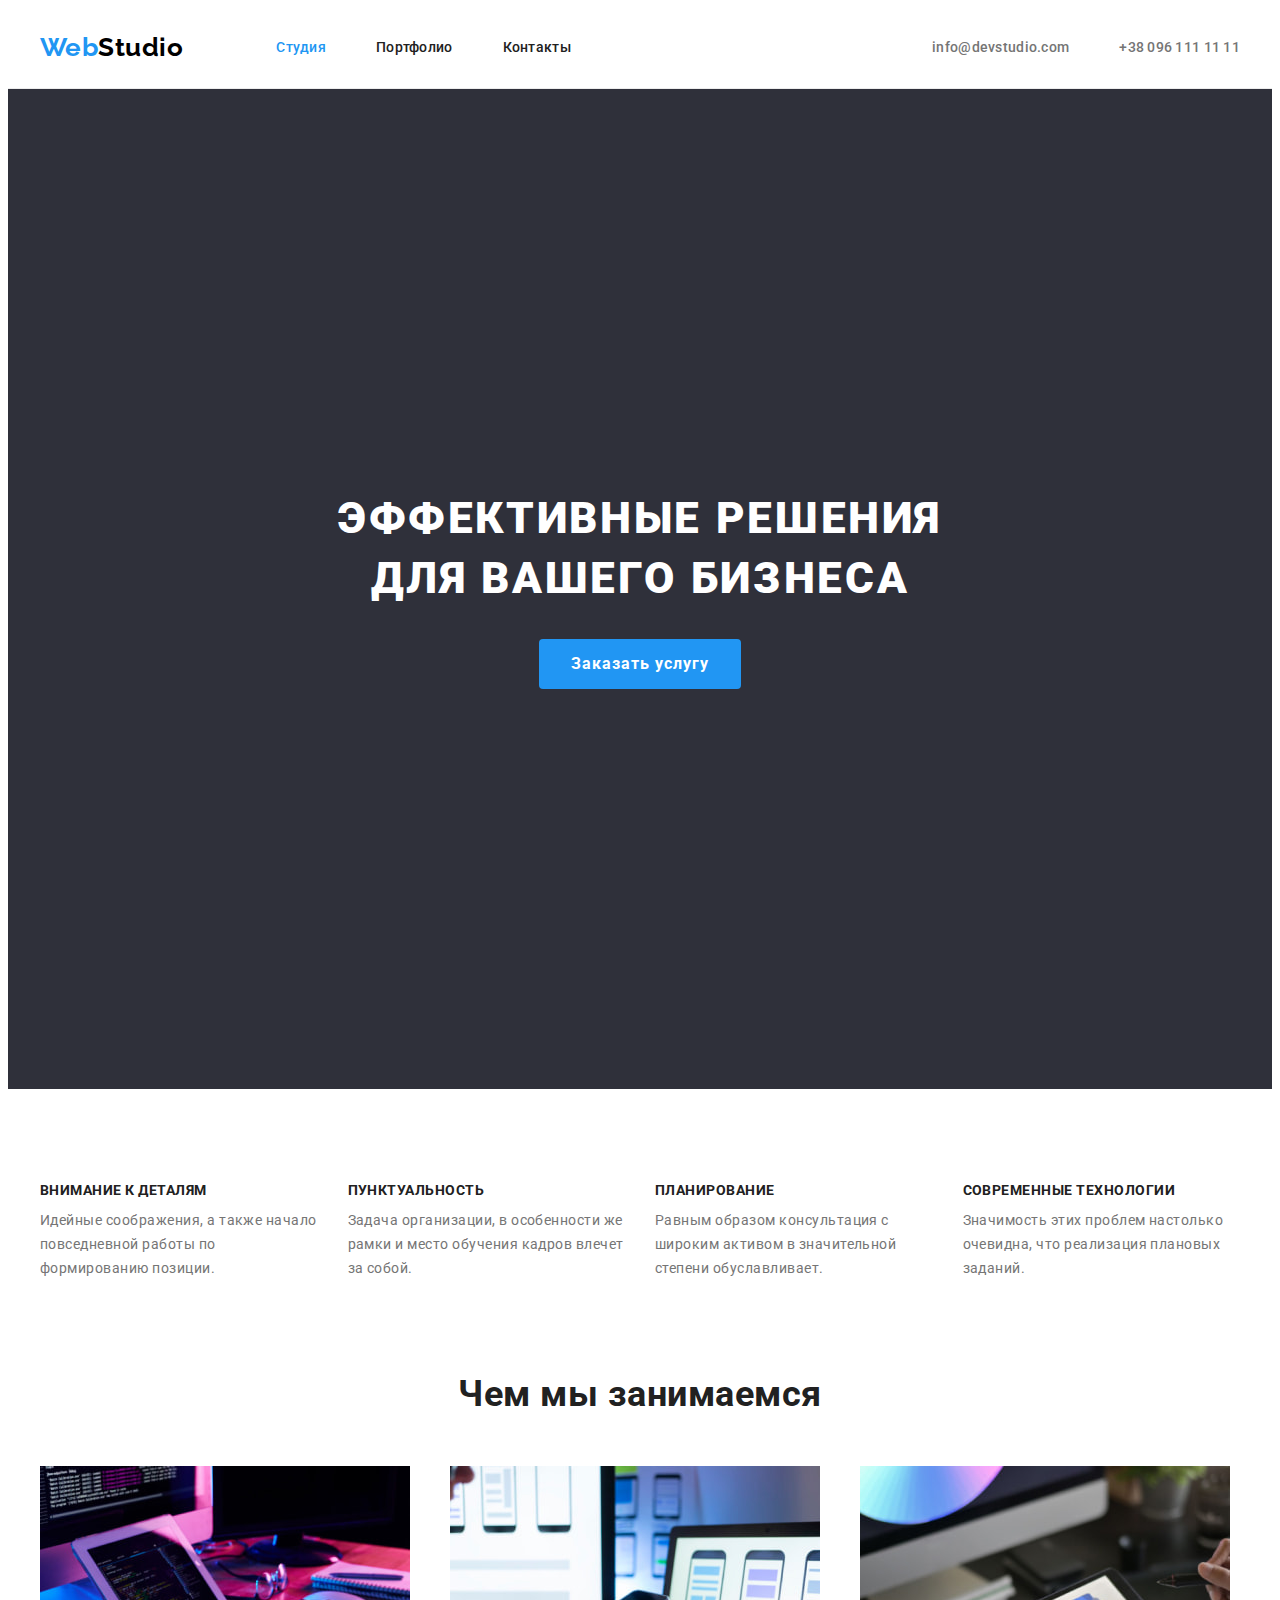
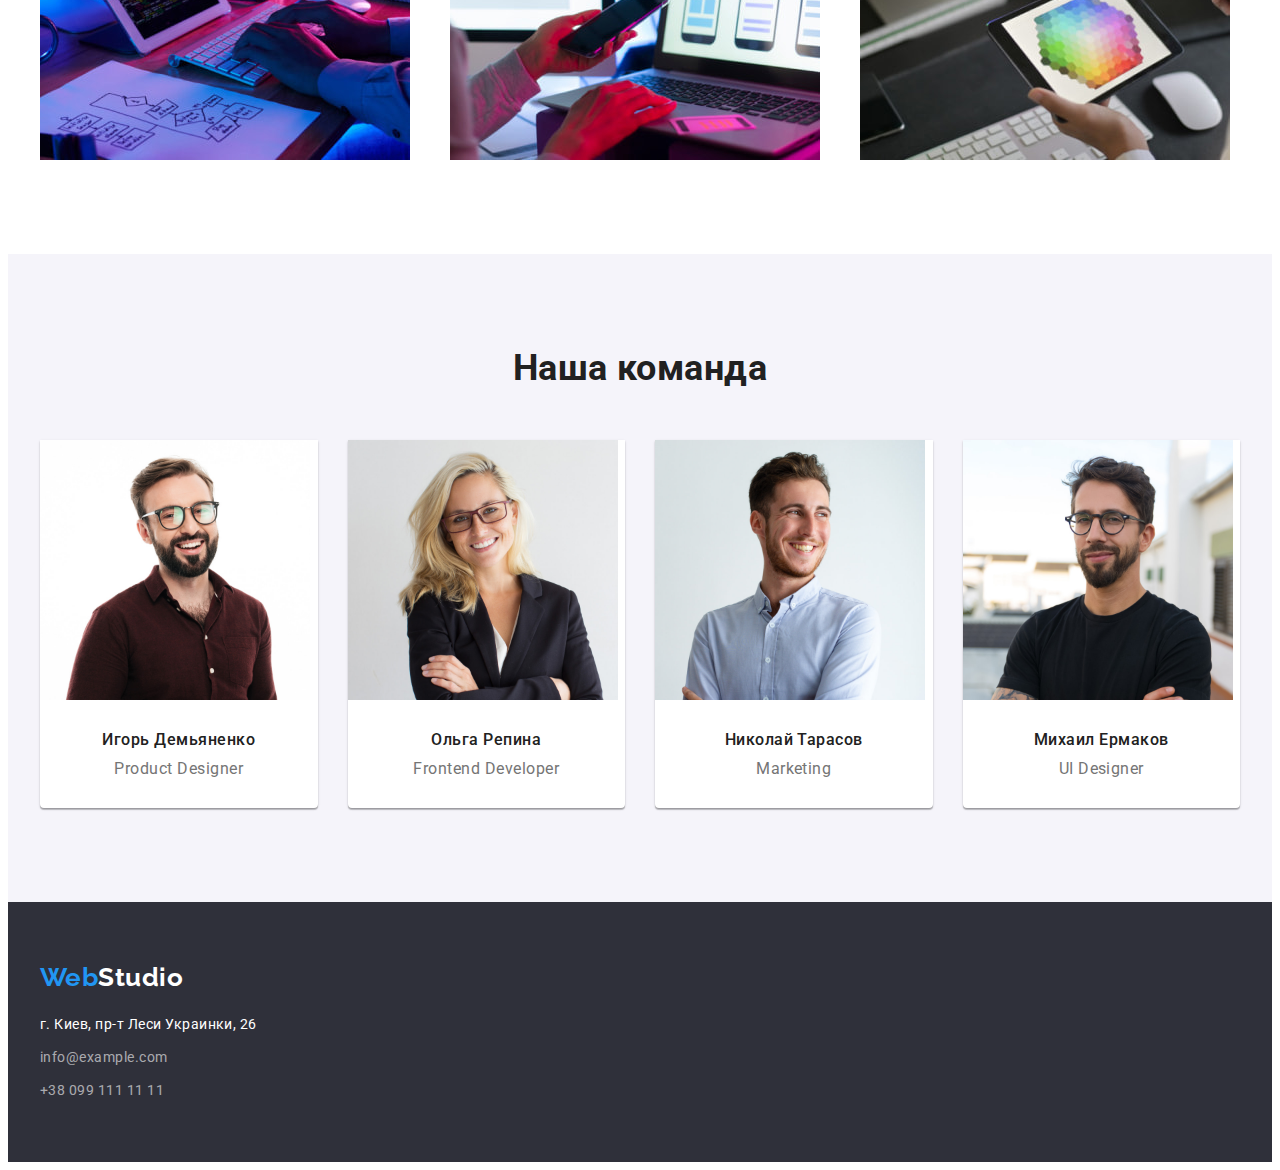
<file: index.html>
<!DOCTYPE html>
<html lang="ru">
<head>
    <meta charset="UTF-8">
    <meta http-equiv="X-UA-Compatible" content="IE=edge">
    <meta name="viewport" content="width=device-width, initial-scale=1.0">
    <title>Студия</title>
    <link rel="preconnect" href="https://fonts.googleapis.com">
    <link rel="preconnect" href="https://fonts.gstatic.com" crossorigin>
    <link href="https://fonts.googleapis.com/css2?family=Raleway:wght@700&family=Roboto:wght@400;500;700;900&display=swap"
        rel="stylesheet">
    <link rel="stylesheet" href="https://cdnjs.cloudflare.com/ajax/libs/modern-normalize/1.1.0/modern-normalize.min.css"
        integrity="sha512-wpPYUAdjBVSE4KJnH1VR1HeZfpl1ub8YT/NKx4PuQ5NmX2tKuGu6U/JRp5y+Y8XG2tV+wKQpNHVUX03MfMFn9Q=="
        crossorigin="anonymous" referrerpolicy="no-referrer" />
    <link rel="stylesheet" href="./css/styles.css" />
</head>
<body>
    <!--Шапка сайта-->
    <header class="page-header">
        <div class="container header-container">
        <nav class="header-nav">
        <a class="logo logo-header link" lang="en" href="./index.html">Web<span class="logo-studio-header">Studio</span></a>
        <ul class="navi list">
            <li class="navi-list"><a  class="navi-stud navi-active current link" href="">Студия</a></li>
            <li class="navi-list"><a class="navi-port navi-active link" href="./portfolio.html">Портфолио</a></li>
            <li class="navi-list"><a class="navi-cont navi-active link" href="">Контакты</a></li>
        </ul>
        </nav>
        <div class="contact-header-list">
        <ul class="contact list">
            <li class="contact-list"><a class="contact-header link" href="mailto:info@devstudio.com">info@devstudio.com</a></li>
            <li class="contact-list"><a class="contact-header link" href="tel:+380961111111">+38 096 111 11 11</a></li>
        </ul>
        </div>
    </div>
    </header>
    <!--Уникальный контент страницы-->
<main>
    <section>
        <div class="hero">
            <div class="hero-container container"><h1 class="hero-title">Эффективные решения для вашего бизнеса</h1>
        <button class="hero-btn" type="button">Заказать услугу</button>
            </div>
    </div>
    </section>
    <section class="section">
        <div class="container">
        <h2 class="visually-hidden">Особенности</h2>
        <ul class="peculiarities-set list">            
            <li class="peculiarities-list">
                <h3 class="peculiarities">Внимание к деталям</h3>
                <p class="peculiarities-text">Идейные соображения, а также начало повседневной работы по формированию позиции.</p>
            </li>
            <li class="peculiarities-list">
                <h3 class="peculiarities">Пунктуальность</h3>
                <p class="peculiarities-text">Задача организации, в особенности же рамки и место обучения кадров влечет за собой.</p>
            </li>
            <li class="peculiarities-list">
                <h3 class="peculiarities">Планирование</h3>
                <p class="peculiarities-text">Равным образом консультация с широким активом в значительной степени обуславливает.</p>
            </li>
            <li class="peculiarities-list">
                <h3 class="peculiarities">Современные технологии</h3>
                <p class="peculiarities-text">Значимость этих проблем настолько очевидна, что реализация плановых заданий.</p>
            </li>
        </ul>
        </div>
    </section>
    <section class="section-activity" >
        <div class="container">
        <h2 class="activity">Чем мы занимаемся</h2>
        <ul class="activity-set list">
            <li class="activity-list">
                <img src="./images/box1.jpg" alt="Печать" width="370">
            </li>
            <li class="activity-list">
                <img src="./images/box2.jpg" alt="Смартфон" width="370">
            </li>
            <li class="activity-list">
                <img src="./images/box3.jpg" alt="Стилус" width="370">
            </li>
        </ul>
        </div>
    </section>
    <section>
        <div class="team-section">
            <div class="container">
        <h2 class="team-title">Наша команда</h2>
        <ul class="team-set list">
            <li class="team-list">
                <div class="team-card">
                <img class="team-img" src="./images/teamcard1.jpg" alt="Дизайнер" width="270">
                <div class="team-card-content">
                <h3 class="surname">Игорь Демьяненко</h3>
                <p class="position" lang="en">Product Designer</p>
                </div>
            </div>
            </li>
            <li class="team-list">
                <div class="team-card">
                <img class="team-img" src="./images/teamcard2.jpg" alt="Разработчик" width="270">
                <div class="team-card-content">
                <h3 class="surname">Ольга Репина</h3>
                <p class="position" lang="en">Frontend Developer</p>
                </div>
            </div>
            </li>
            <li class="team-list">
                <div class="team-card">
                <img class="team-img" src="./images/teamcard3.jpg" alt="Маркетолог" width="270">
                <div class="team-card-content">
                <h3 class="surname">Николай Тарасов</h3>
                <p class="position" lang="en">Marketing</p>                
                </div>
            </div>
            </li>
            <li class="team-list">
                <div class="team-card">
                <img class="team-img" src="./images/teamcard4.jpg" alt="Дизайнер интерфейсов" width="270">
                <div class="team-card-content">
                <h3 class="surname">Михаил Ермаков</h3>
                <p class="position" lang="en">UI Designer</p>
                </div>
            </div>
            </li>
        </ul>
        </div>
        </div>
    </section>
</main>
    <!--Подвал страницы-->
    <footer>
        <div class="footer-section">
            <div class="container">
        <a class="logo link" lang="en" href="./index.html">Web<span class="logo-studio-footer">Studio</span></a>
        <address>
            <ul class="footer-addr list">
                <li><a class="location link loc-footer" href="#">г. Киев, пр-т Леси Украинки, 26</a></li>
                <li><a class="contact-footer link mail-footer" href="mailto:info@example.com">info@example.com</a> </li>
                <li><a class="contact-footer link" href="tel:+380991111111">+38 099 111 11 11</a></li>
            </ul>
        </address>
            </div>
        </div>
    </footer>
</body>
</html>
</file>
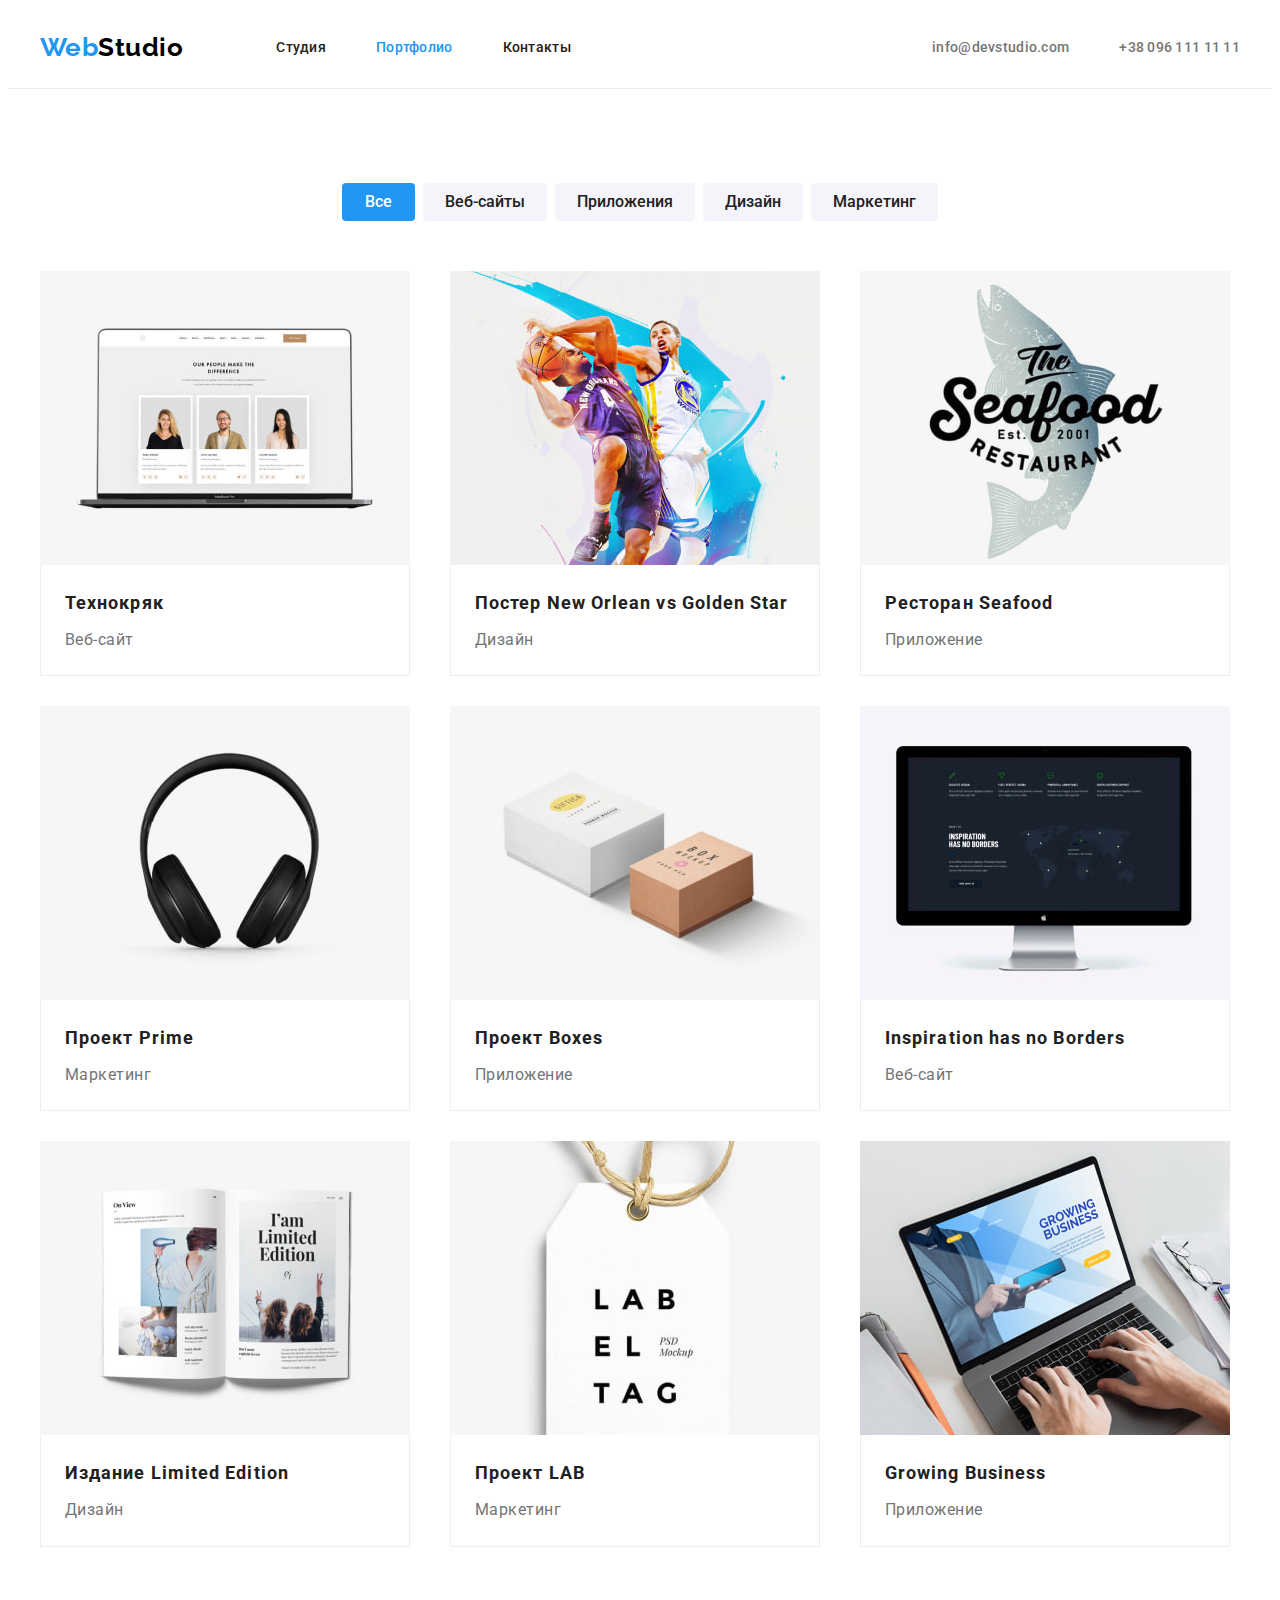
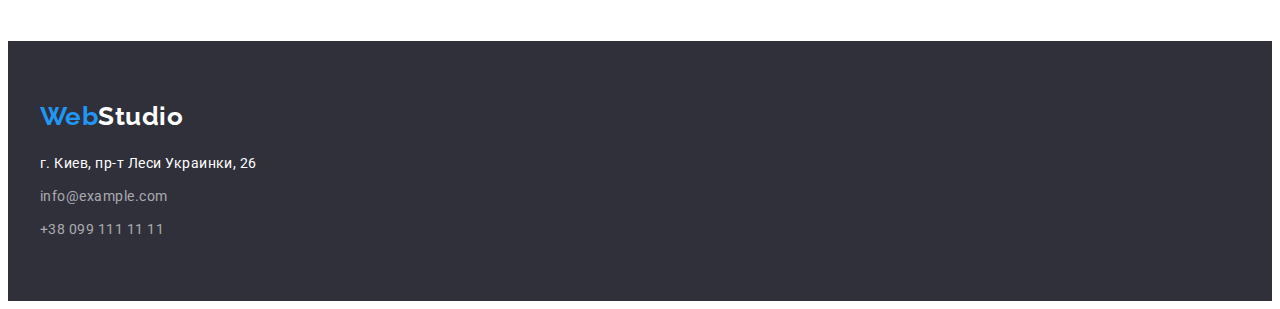
<file: portfolio.html>
<!DOCTYPE html>
<html lang="ru">
<head>
    <meta charset="UTF-8">
    <meta http-equiv="X-UA-Compatible" content="IE=edge">
    <meta name="viewport" content="width=device-width, initial-scale=1.0">
    <title>Портфолио</title>
    <link rel="preconnect" href="https://fonts.googleapis.com">
    <link rel="preconnect" href="https://fonts.gstatic.com" crossorigin>
    <link href="https://fonts.googleapis.com/css2?family=Raleway:wght@700&family=Roboto:wght@400;500;700;900&display=swap"
        rel="stylesheet">
    <link rel="stylesheet" href="https://cdnjs.cloudflare.com/ajax/libs/modern-normalize/1.1.0/modern-normalize.min.css"
        integrity="sha512-wpPYUAdjBVSE4KJnH1VR1HeZfpl1ub8YT/NKx4PuQ5NmX2tKuGu6U/JRp5y+Y8XG2tV+wKQpNHVUX03MfMFn9Q=="
        crossorigin="anonymous" referrerpolicy="no-referrer" />
    <link rel="stylesheet" href="./css/styles.css" />
</head>
<body>
    <!--Шапка сайта-->
    <header class="page-header">
        <div class="container header-container">
        <nav class="header-nav">
            <a class="logo logo-header link" lang="en" href="./index.html">Web<span class="logo-studio-header">Studio</span></a>
            <ul class="navi list">
                <li class="navi-list"><a class="navi-port-stud navi-active link" href="./index.html">Студия</a></li>
                <li class="navi-list"><a class="navi-port-port navi-active current link" href="#">Портфолио</a></li>
                <li class="navi-list"><a class="navi-port-cont navi-active navi-cont link" href="#">Контакты</a></li>
            </ul>
        </nav>
        <div class="contact-header-list">
        <ul class="contact list">
            <li class="contact-list"><a class="contact-header link" href="mailto:info@devstudio.com">info@devstudio.com</a></li>
            <li class="contact-list"><a class="contact-header link" href="tel:+380961111111">+38 096 111 11 11</a></li>
        </ul>
        </div>
    </div>
    </header>
    <!--Уникальный контент страницы-->
    <main>
        <section class="section">
            <div class="container">
            <h1 class="visually-hidden">Фильтр портфолио</h1>
            <div class="btn-filter">
            <ul class="btn-list list">
                <li class="btn-item"><button class="btn-all btn-active current" type="button">Все</button></li>
                <li class="btn-item"><button class="btn-web btn-active " type="button">Веб-сайты</button></li>
                <li class="btn-item"><button class="btn-app btn-active" type="button">Приложения</button></li>
                <li class="btn-item"><button class="btn-design btn-active" type="button">Дизайн</button></li>
                <li class="btn-item"><button class="btn-market btn-active " type="button">Маркетинг</button></li>
            </ul>
            </div>
            <ul class="portfolio-list list">
                <li class="portfolio-item">
                    <div class="portfolio-card">
                    <a class="portfolio-list-link link" href="#" target="_blank" rel="noreferrer noopener">                                            
                    <img class="portfolio-list-foto" src="./images/technocryak1.jpg" alt="Команда" width="370">
                    <div class="portfolio-under-foto">
                    <h2 class="portfolio-list-name">Технокряк</h2>
                    <p class="portfolio-list-type">Веб-сайт</p>
                    </div>
                </a>
                </div>
                </li>
                <li class="portfolio-item">
                    <div class="portfolio-card">
                    <a class="portfolio-list-link link" href="#" target="_blank" rel="noreferrer noopener">
                    <img class="portfolio-list-foto" src="./images/neworlean2.jpg" alt="Баскетбол" width="370">
                    <div class="portfolio-under-foto">
                    <h2 class="portfolio-list-name">Постер <span lang="en" >New Orlean vs Golden Star</span></h2>
                    <p class="portfolio-list-type">Дизайн</p>
                    </div>
                </a>
                    </div>
                </li>
                <li class="portfolio-item">
                    <div class="portfolio-card">
                    <a class="portfolio-list-link link" href="#" target="_blank" rel="noreferrer noopener">
                    <img class="portfolio-list-foto" src="./images/seafood3.jpg" alt="Ресторан" width="370">
                    <div class="portfolio-under-foto">
                    <h2 class="portfolio-list-name">Ресторан <span lang="en">Seafood</span> </h2>
                    <p class="portfolio-list-type">Приложение</p>
                    </div>
                </a>
                    </div>
                </li>
                <li class="portfolio-item">
                    <div class="portfolio-card">
                    <a class="portfolio-list-link link" href="#" target="_blank" rel="noreferrer noopener">
                    <img src="./images/prime4.jpg" alt="Наушники" width="370">
                    <div class="portfolio-under-foto">
                    <h2 class="portfolio-list-name">Проект <span lang="en">Prime</span> </h2>                    
                    <p class="portfolio-list-type">Маркетинг</p>
                    </div>
                </a>
                    </div>
                </li>
                <li class="portfolio-item">
                    <div class="portfolio-card">
                    <a class="portfolio-list-link link" href="#" target="_blank" rel="noreferrer noopener">
                    <img class="portfolio-list-foto" src="./images/box5.jpg" alt="Коробка" width="370">
                    <div class="portfolio-under-foto">
                    <h2 class="portfolio-list-name">Проект <span lang="en">Boxes</span> </h2>
                    <p class="portfolio-list-type">Приложение</p>
                    </div>
                </a>
                    </div>
                </li>
                <li class="portfolio-item">
                    <div class="portfolio-card">
                    <a class="portfolio-list-link link" href="#" target="_blank" rel="noreferrer noopener">
                    <img class="portfolio-list-foto" src="./images/inspiration6.jpg" alt="Монитор" width="370">
                    <div class="portfolio-under-foto">
                    <h2 class="portfolio-list-name" lang="en">Inspiration has no Borders</h2>
                    <p class="portfolio-list-type">Веб-сайт</p>
                    </div>
                </a>
                    </div>
                </li>
                <li class="portfolio-item">
                    <div class="portfolio-card">
                    <a class="portfolio-list-link link" href="#" target="_blank" rel="noreferrer noopener">
                    <img class="portfolio-list-foto" src="./images/limited7.jpg" alt="Журнал" width="370">
                    <div class="portfolio-under-foto">
                    <h2 class="portfolio-list-name">Издание <span lang="en">Limited Edition</span> </h2>
                    <p class="portfolio-list-type">Дизайн</p>
                    </div>
                </a>
                </div>
                </li>
                <li class="portfolio-item">
                    <div class="portfolio-card">
                    <a class="portfolio-list-link link" href="#" target="_blank" rel="noreferrer noopener">
                    <img class="portfolio-list-foto" src="./images/lab8.jpg" alt="Бирка" width="370">
                    <div class="portfolio-under-foto">
                    <h2 class="portfolio-list-name">Проект <span lang="en">LAB</span> </h2>
                    <p class="portfolio-list-type">Маркетинг</p>
                    </div>
                </a>
                    </div>
                </li>
                <li class="portfolio-item">
                    <div class="portfolio-card">
                    <a class="portfolio-list-link link" href="#" target="_blank" rel="noreferrer noopener">
                    <img class="portfolio-list-foto" src="./images/growing9.jpg" alt="Ноутбук" width="370">
                    <div class="portfolio-under-foto">
                    <h2 class="portfolio-list-name" lang="en">Growing Business</h2>
                    <p class="portfolio-list-type">Приложение</p>
                    </div>
                </a>
                    </div>
                </li>

            </ul>
            </div>
        </section>
    </main>


    <!--Подвал страницы-->
    <footer>
        <div class="footer-section">
            <div class="container">
            <a class="logo link" lang="en" href="./index.html">Web<span class="logo-studio-footer">Studio</span></a>
            <address>
                <ul class="footer-addr list">
                    <li><a class="location link loc-footer" href="#">г. Киев, пр-т Леси Украинки, 26</a></li>
                    <li><a class="contact-footer link mail-footer" href="mailto:info@example.com">info@example.com</a> </li>
                    <li><a class="contact-footer link" href="tel:+380991111111">+38 099 111 11 11</a></li>
                </ul>
            </address>
            </div>
        </div>
    </footer>    
</body>
</html>
</file>
<file: css/styles.css>
:root {
  --primary-color: #212121;
  --secondary-color: #757575;
  --logo-header-color: #000000;
  --title-color: #ffffff;
  --accent-color: #2196f3;
  --btn-color: #188ce8;
  --bkground-color-title: #2f303a;
  --bkground-color-teamandbtn: #f5f4fa;
  --footer-contact-color: rgba(255, 255, 255, 0.6);
  --header-line-color: #ececec;
  --border-portfolio-card: #eeeeee;
  --card-set-gap: 30px;
  --box-shadow: 0px 1px 3px rgba(0, 0, 0, 0.12), 0px 1px 1px rgba(0, 0, 0, 0.14),
    0px 2px 1px rgba(0, 0, 0, 0.2);
  --box-shadow-portfolio: 0px 1px 1px rgba(0, 0, 0, 0.12),
    0px 4px 4px rgba(0, 0, 0, 0.06), 1px 4px 6px rgba(0, 0, 0, 0.16);
}

body {
  font-family: 'Roboto', sans-serif;
  background-color: var(--title-color);
  letter-spacing: 0.03em;
}

/* header section*/

.container {
  width: 1200px;
  padding-left: 15px;
  padding-right: 15px;
  margin: 0 auto;
}
.page-header {
  border-bottom-width: 1px;
  border-bottom-style: solid;
  border-bottom-color: var(--header-line-color);
}

.list {
  padding: 0;
  margin: 0;
  list-style: none;
}
.link {
  text-decoration: none;
}
.logo {
  font-family: 'Raleway', sans-serif;
  font-weight: 700;
  font-size: 26px;
  line-height: 1.2;
}

.logo {
  color: var(--accent-color);
}
.logo-studio-header {
  color: var(--logo-header-color);
}
.logo-studio-header:hover,
.logo-studio-header:focus,
.logo-studio-footer:hover,
.logo-studio-footer:focus {
  color: var(--accent-color);
}

.navi-active,
.contact-header {
  display: block;
  font-style: normal;
  font-weight: 500;
  font-size: 14px;
  line-height: 1.14;
  letter-spacing: 0.02em;
  color: var(--primary-color);
  padding-top: 32px;
  padding-bottom: 32px;
}
.navi-active:hover,
.navi-active:focus,
.navi .navi-stud.current,
.navi .navi-port-port.current {
  color: var(--accent-color);
}

/*.navi .navi-stud.current,
.navi .navi-port-port.current {
  color: var(--accent-color);
}
.navi-stud:visited,
.navi-port-port:visited {
  color: var(--accent-color);
}
.navi-port:hover,
.navi-port-stud:hover,
.navi-port:focus,
.navi-port-stud:focus,
.navi-port-port:hover,
.navi-port-port:focus,
.navi-cont:hover,
.navi-cont:focus {
  color: var(--accent-color);
}
.navi-stud:active,
.navi-port-port:active {
  color: var(--accent-color);
}*/
.logo-header {
  padding-top: 24px;
  padding-bottom: 24px;
  margin-right: 93px;
}
.contact-header {
  color: var(--secondary-color);
}
.contact-header:hover,
.contact-header:focus {
  color: var(--accent-color);
}
.header-container {
  display: flex;
  align-items: center;
}
.header-nav {
  display: flex;
  /*align-items: center;*/
}
.navi {
  display: flex;
  align-items: center;
}
.navi-list:not(:first-child) {
  margin-left: 50px;
}
.contact-header-list {
  display: flex;
  margin-left: auto;
}
/*.contact-list {
  align-items: center;
}*/
.contact-list:not(:last-child) {
  margin-right: 50px;
}
.contact {
  display: flex;
}

/*main studio section*/

.hero {
  display: flex;
  height: 600px;
  align-items: center;
  background-color: var(--bkground-color-title);
  padding-top: 200px;
  padding-bottom: 200px;
}
.hero-title {
  margin-top: 0;
  margin-bottom: 30px;
  font-weight: 900;
  font-size: 44px;
  line-height: 1.36;
  letter-spacing: 0.06em;
  text-transform: uppercase;
  color: var(--title-color);
}
.hero-btn {
  font-family: inherit;
  font-style: normal;
  font-weight: 700;
  font-size: 16px;
  line-height: 1.9;
  align-items: center;
  text-align: center;
  letter-spacing: 0.06em;
  color: var(--title-color);
  background-color: var(--accent-color);
  cursor: pointer;
  border: none;
  border-radius: 4px;
  padding: 10px 32px;
  display: inline-block;
  min-width: 200px;
}
.hero-container {
  max-width: 696px;
  text-align: center;
  /*padding: 200px 0;*/
}
.hero-btn:hover,
.hero-btn:focus {
  background-color: var(--btn-color);
}
/* peculiarities section*/

.visually-hidden {
  position: absolute;
  width: 1px;
  height: 1px;
  margin: -1px;
  padding: 0;
  overflow: hidden;
  border: 0;
  clip: rect(0 0 0 0);
}

.section {
  padding-top: 94px;
  padding-bottom: 94px;
}

.peculiarities {
  margin-top: 0;
  margin-bottom: 10px;
  font-weight: 700;
  font-size: 14px;
  line-height: 1.14;
  text-transform: uppercase;
  color: var(--primary-color);
}
.peculiarities-text {
  margin-top: 0;
  margin-bottom: 0;
  font-weight: normal;
  font-size: 14px;
  line-height: 1.7;
  color: var(--secondary-color);
}
.peculiarities-set {
  display: flex;
  margin-right: calc(-1 * var(--card-set-gap));
}
.peculiarities-set > .peculiarities-list {
  flex-basis: calc(100% / 4 - var(--card-set-gap));
  margin-right: var(--card-set-gap);
}

/* activity section*/

.section-activity {
  padding-bottom: 94px;
}

img {
  display: block;
  max-width: 100%;
  height: auto;
}

.activity,
.team-title {
  margin-top: 0;
  margin-bottom: 50px;
  font-weight: 700;
  font-size: 36px;
  line-height: 1.16;
  color: var(--primary-color);
  text-align: center;
}
.activity-set {
  display: flex;
  margin-right: calc(-1 * var(--card-set-gap));
}
.activity-set > .activity-list {
  flex-basis: calc(100% / 3 - var(--card-set-gap));
  margin-right: var(--card-set-gap);
}

/* team section*/

.team-section {
  background-color: var(--bkground-color-teamandbtn);
  padding-top: 94px;
  padding-bottom: 94px;
}

.surname {
  margin-top: 0;
  margin-bottom: 10px;
  font-weight: 500;
  font-size: 16px;
  line-height: 1.19;
  color: var(--primary-color);
  text-align: center;
}
.position {
  margin-top: 0;
  margin-bottom: 0;
  font-weight: normal;
  font-size: 16px;
  line-height: 1.19;
  color: var(--secondary-color);
  text-align: center;
}

.team-set {
  display: flex;
  margin-right: calc(-1 * var(--card-set-gap));
}
.team-set > .team-list {
  flex-basis: calc(100% / 3 - var(--card-set-gap));
  margin-right: var(--card-set-gap);
}

.team-card-content {
  padding: 30px 0;
}
.team-card {
  background: var(--title-color);
  box-shadow: var(--box-shadow);
  border-radius: 0px 0px 4px 4px;
}
/* footer section*/

.footer-section {
  padding-top: 60px;
  padding-bottom: 60px;
  background-color: var(--bkground-color-title);
}
.logo-studio-footer {
  color: var(--title-color);
}
.footer-section .logo {
  display: inline-block;
  margin-bottom: 20px;
}

.location,
.contact-footer {
  display: inline-block;
  font-style: normal;
  font-weight: 400;
  font-size: 14px;
  line-height: 1.7;
  color: var(--title-color);
}
.contact-footer {
  color: var(--footer-contact-color);
}
.contact-footer:hover,
.contact-footer:focus {
  color: var(--accent-color);
}

.loc-footer,
.mail-footer {
  margin-bottom: 9px;
}

/*main portfolio section*/

/*botton section*/

.btn-filter {
  margin-bottom: 50px;
}

.btn-active {
  font-family: inherit;
  font-weight: 500;
  font-size: 16px;
  line-height: 1.6;
  text-align: center;
  color: var(--primary-color);
  background-color: var(--bkground-color-teamandbtn);
  border: none;
  cursor: pointer;
  border-radius: 4px;
  padding: 6px 22px;
  display: inline-block;
  min-width: 73px;
}
/*.btn-all {
  min-width: 73px;
}
.btn-web {
  min-width: 128px;
}
.btn-app {
  min-width: 145px;
}
.btn-design {
  min-width: 103px;
.btn-market {
  min-width: 130px;
}*/

.btn-active:hover,
.btn-active:focus {
  color: var(--title-color);
  background-color: var(--accent-color);
}
.btn-list .btn-all.current {
  color: var(--title-color);
  background-color: var(--accent-color);
}
.btn-list {
  display: flex;
  justify-content: center;
}
.btn-item:not(:last-child) {
  margin-right: 8px;
}

/* cards section*/

.portfolio-list-name {
  margin-top: 0;
  margin-bottom: 4px;
  font-style: normal;
  font-weight: bold;
  font-size: 18px;
  line-height: 2;
  letter-spacing: 0.06em;
  color: var(--primary-color);
}

.portfolio-list-link {
  text-decoration: none;
  display: inline-block;
}

.portfolio-list-type {
  margin: 0;
  font-style: normal;
  font-weight: normal;
  font-size: 16px;
  line-height: 1.9;
  color: var(--secondary-color);
}
.portfolio-list {
  display: flex;
  flex-wrap: wrap;
  margin-top: calc(-1 * var(--card-set-gap));
  margin-left: calc(-1 * var(--card-set-gap));
}
.portfolio-list > .portfolio-item {
  display: flex;
  flex-basis: calc(100% / 3 - var(--card-set-gap));
  margin-top: var(--card-set-gap);
  margin-left: var(--card-set-gap);
}
.portfolio-under-foto {
  padding: 20px 24px;
  border: 1px solid var(--border-portfolio-card);
  border-top: none;
}
.portfolio-card:hover,
.portfolio-card:focus {
  box-shadow: var(--box-shadow-portfolio);
}
</file>
